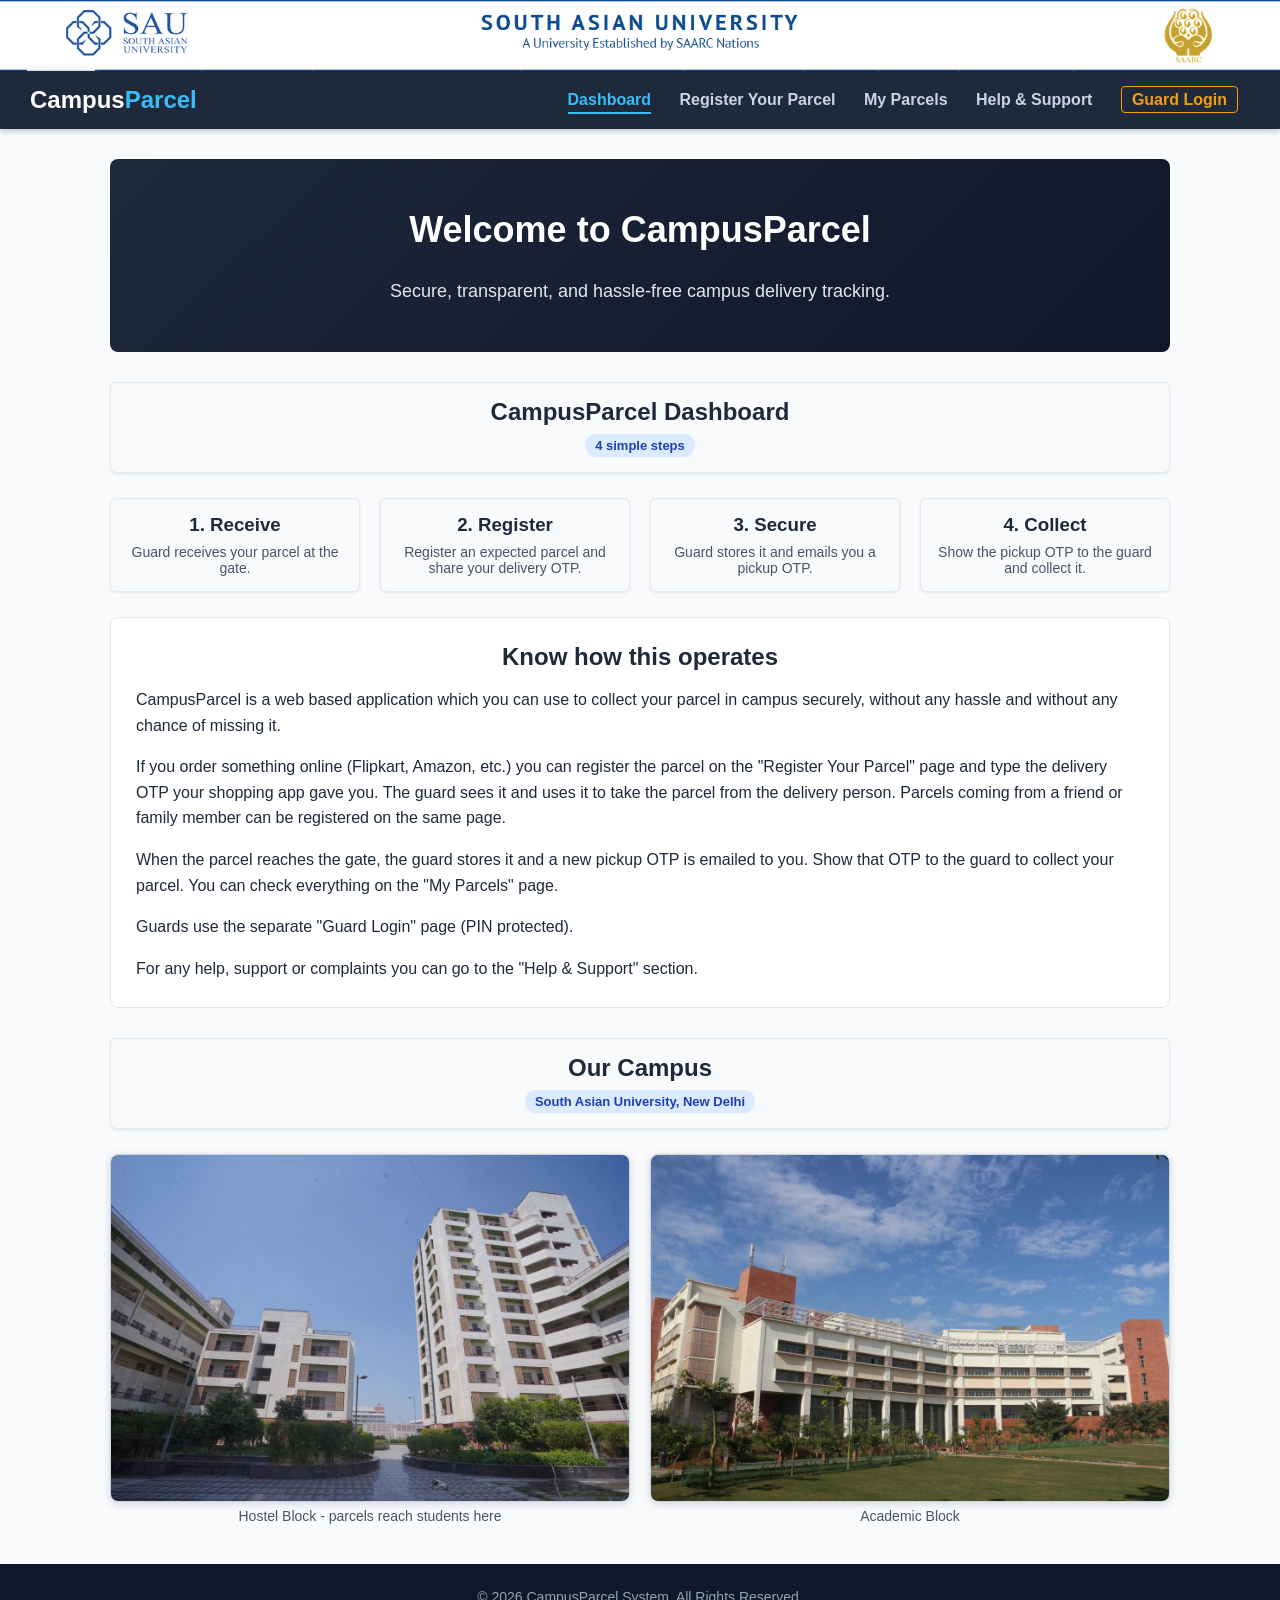
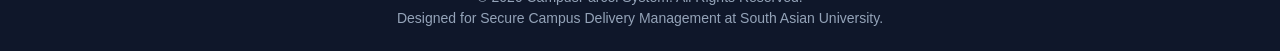
<file: index.html>
<!DOCTYPE html>
<html lang="en">
<head>
    <meta charset="UTF-8">
    <meta name="viewport" content="width=device-width, initial-scale=1.0">
    <title>CampusParcel - Home & Dashboard</title>

    <link rel="stylesheet" href="css/style.css">
    <link rel="stylesheet" href="css/header.css">
    <link rel="stylesheet" href="css/footer.css">
</head>
<body>
    <img class="sau-strip" src="images/sau-header.png" alt="South Asian University - A University Established by SAARC Nations">

    <!-- Main navigation -->
    <header class="navbar">
        <div class="logo-container">
            <h2>Campus<span>Parcel</span></h2>
        </div>
        <nav class="nav-links">
            <a href="index.html" class="active">Dashboard</a>
            <a href="pages/register.html">Register Your Parcel</a>
            <a href="pages/my-parcel.html">My Parcels</a>
            <a href="pages/support.html">Help &amp; Support</a>
            <a href="pages/guard-panel.html" class="guard-nav">Guard Login</a>
        </nav>
    </header>

    <main class="main-container">
        <section class="welcome-banner hero">
            <h1>Welcome to CampusParcel</h1>
            <p>Secure, transparent, and hassle-free campus delivery tracking.</p>
        </section>

        <!-- Workflow overview & quick links -->
        <section class="dashboard-section" id="student-view">
            <div class="section-header">
                <h2>CampusParcel Dashboard</h2>
                <span class="badge badge-info">4 simple steps</span>
            </div>

            <div class="stats-grid">
                <div class="stat-card">
                    <h3>1. Receive</h3>
                    <p>Guard receives your parcel at the gate.</p>
                </div>
                <a class="stat-card step-card" href="pages/register.html">
                    <h3>2. Register</h3>
                    <p>Register an expected parcel and share your delivery OTP.</p>
                </a>
                <div class="stat-card">
                    <h3>3. Secure</h3>
                    <p>Guard stores it and emails you a pickup OTP.</p>
                </div>
                <a class="stat-card step-card" href="pages/my-parcel.html">
                    <h3>4. Collect</h3>
                    <p>Show the pickup OTP to the guard and collect it.</p>
                </a>
            </div>

            <div class="about-text">
                <h2 class="know-how">Know how this operates</h2>
                <p>CampusParcel is a web based application which you can use to collect your parcel in campus securely, without any hassle and without any chance of missing it.</p>
                <p>If you order something online (Flipkart, Amazon, etc.) you can register the parcel on the "Register Your Parcel" page and type the delivery OTP your shopping app gave you. The guard sees it and uses it to take the parcel from the delivery person. Parcels coming from a friend or family member can be registered on the same page.</p>
                <p>When the parcel reaches the gate, the guard stores it and a new pickup OTP is emailed to you. Show that OTP to the guard to collect your parcel. You can check everything on the "My Parcels" page.</p>
                <p>Guards use the separate "Guard Login" page (PIN protected).</p>
                <p>For any help, support or complaints you can go to the "Help &amp; Support" section.</p>
            </div>
        </section>

        <!-- Campus gallery -->
        <section class="dashboard-section">
            <div class="section-header">
                <h2>Our Campus</h2>
                <span class="badge badge-info">South Asian University, New Delhi</span>
            </div>
            <div class="gallery">
                <figure>
                    <img src="images/hostel-block.jpg" alt="Hostel block at South Asian University">
                    <figcaption>Hostel Block - parcels reach students here</figcaption>
                </figure>
                <figure>
                    <img src="images/academic-block.jpg" alt="Academic building at South Asian University">
                    <figcaption>Academic Block</figcaption>
                </figure>
            </div>
        </section>
    </main>

    <footer class="footer">
        <div class="footer-content">
            <p>&copy; 2026 CampusParcel System. All Rights Reserved.</p>
            <p>Designed for Secure Campus Delivery Management at South Asian University.</p>
        </div>
    </footer>

    <script src="js/config.js"></script>
    <script src="js/main.js"></script>
</body>
</html>
</file>
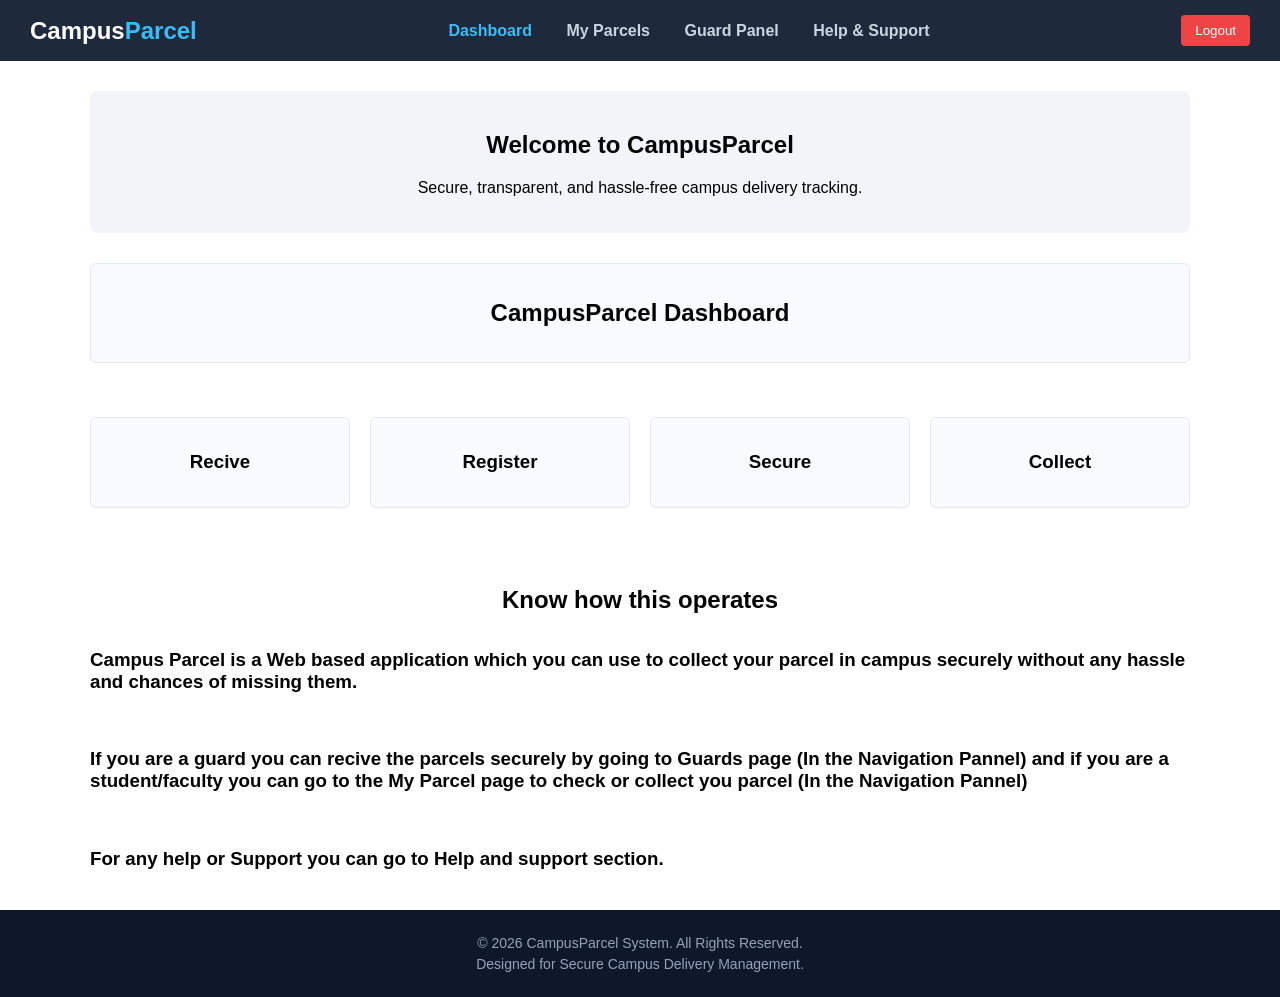
<file: CAMPUS_PARCEL/CampusParcel/CampusParcel-student/index.html>
<!DOCTYPE html>
<html lang="en">
<head>
    <meta charset="UTF-8">
    <meta name="viewport" content="width=device-width, initial-scale=1.0">
    <title>CampusParcel - Home & Dashboard</title>
    
    <!-- Link external CSS files -->
    <link rel="stylesheet" href="../Styles/style.css"> 
    <link rel="stylesheet" href="../Styles/header.css">
    <link rel="stylesheet" href="../Styles/footer.css">
</head>
</head>
<body>

    <!-- Header Section -->
    <header class="navbar">
        <div class="logo-container">
            <h2>Campus<span>Parcel</span></h2>
        </div>
        <nav class="nav-links">
            <a href="index.html" class="active">Dashboard</a>
            <a href="my-parcel.html">My Parcels</a>
            <a href="guard-panel.html">Guard Panel</a>
            <a href="support.html">Help & Support</a>
        </nav>
        <div class="user-profile">
            <button class="btn-logout"
            onclick="window.location.href='index.html'">
            Logout
            </button>
        </div>
    </header>

    <!-- Main Content Container -->
    <main class="main-container">

        <!-- Welcome Banner -->
        <section class="welcome-banner">
            <h1>Welcome to CampusParcel</h1>
            <p>Secure, transparent, and hassle-free campus delivery tracking.</p>
        </section>

        <!-- SECTION 1: STUDENT / COLLECTOR DASHBOARD -->
        <section class="dashboard-section" id="student-view">
            <div class="section-header">
                <h2>CampusParcel Dashboard</h2>
            </div>
            <br>
            <br>
            <br>


            <!-- Parcel Status Summary Cards -->
            <div class="stats-grid">
                <div class="stat-card">
                    <h3>Recive</h3>
                </div>
                <div class="stat-card">
                    <h3>Register</h3>
                </div>
                <div class="stat-card">
                    <h3>Secure</h3>
                </div>
                <div class="stat-card">
                    <h3>Collect</h3>
                </div>
            </div>

            <br>


            <div>
                <h2 class="Know-how-to">Know how this operates</h2>
                <h3>Campus Parcel is a Web based application which you can use to collect your parcel in campus securely without any hassle and chances of missing them.</h3>
                <br>
                <h3>If you are a guard you can recive the parcels securely by going to Guards page (In the Navigation Pannel) and if you are a student/faculty you can go to the My Parcel page to check or collect you parcel (In the Navigation Pannel) </h3>
                <br>
                <h3>For any help or Support you can go to Help and support section.</h3>
            </div>
        </section>

    </main>

    <!-- Footer Section -->
    <footer class="footer">
        <div class="footer-content">
            <p>&copy; 2026 CampusParcel System. All Rights Reserved.</p>
            <p>Designed for Secure Campus Delivery Management.</p>
        </div>
    </footer>

</body>
</html>
</file>
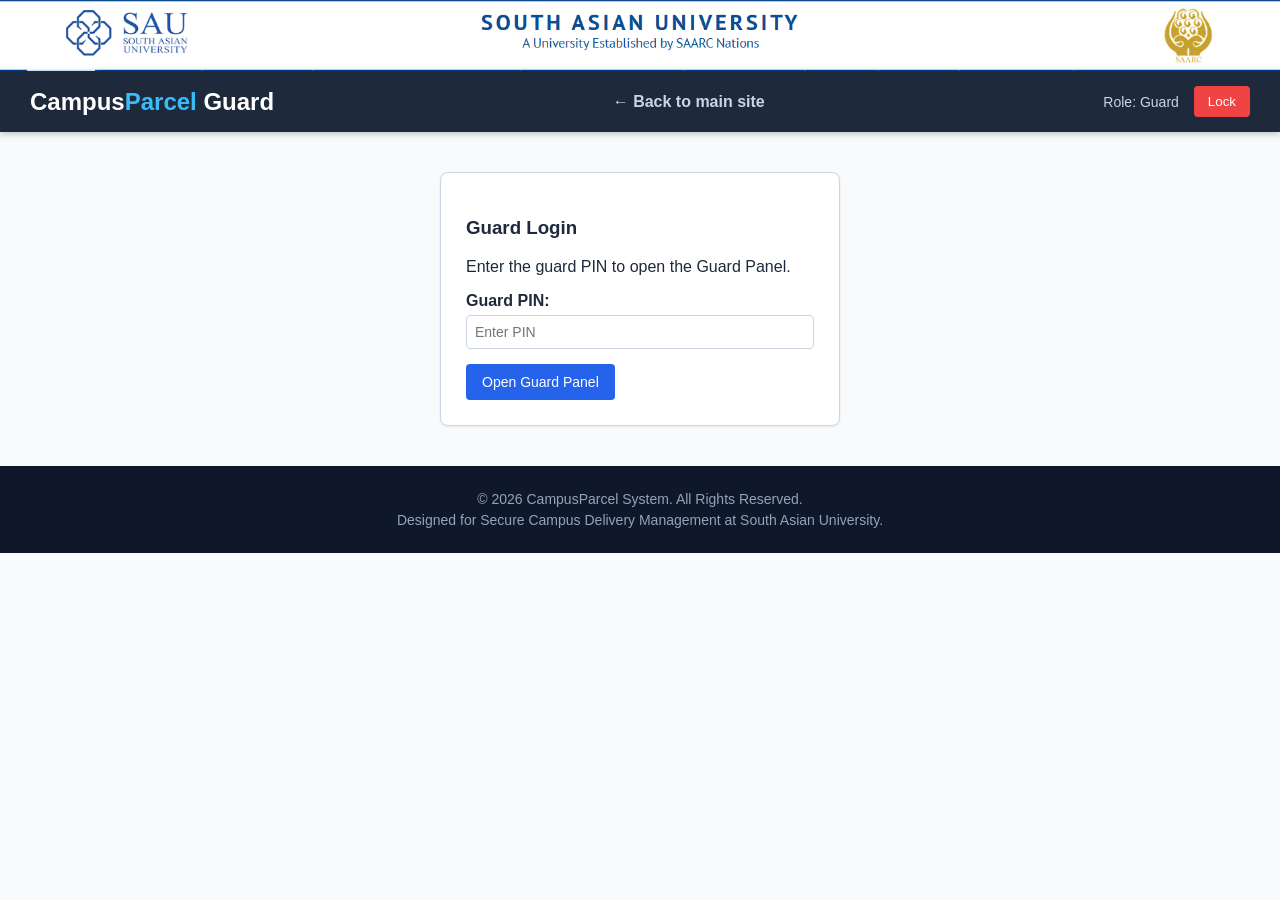
<file: pages/guard-panel.html>
<!DOCTYPE html>
<html lang="en">
<head>
    <meta charset="UTF-8">
    <meta name="viewport" content="width=device-width, initial-scale=1.0">
    <title>CampusParcel - Guard Panel</title>

    <link rel="stylesheet" href="../css/style.css">
    <link rel="stylesheet" href="../css/header.css">
    <link rel="stylesheet" href="../css/footer.css">
</head>
<body>
    <img class="sau-strip" src="../images/sau-header.png" alt="South Asian University - A University Established by SAARC Nations">

    <header class="navbar guard-navbar">
        <div class="logo-container">
            <h2>Campus<span>Parcel</span> Guard</h2>
        </div>
        <nav class="nav-links">
            <a href="../index.html">&larr; Back to main site</a>
        </nav>
        <div class="user-profile">
            <span class="user-role">Role: Guard</span>
            <button type="button" id="guard-logout" class="btn-logout">Lock</button>
        </div>
    </header>

    <!-- PIN gate (toggled via guard-login.js) -->
    <main class="main-container" id="guard-lock">
        <div class="card pin-card">
            <h3>Guard Login</h3>
            <p>Enter the guard PIN to open the Guard Panel.</p>
            <form id="pin-form">
                <div class="form-group">
                    <label for="pin-input">Guard PIN:</label>
                    <input type="password" id="pin-input" placeholder="Enter PIN" required>
                </div>
                <button type="submit" class="btn-primary">Open Guard Panel</button>
            </form>
            <div id="pin-message" class="message"></div>
        </div>
    </main>

    <!-- Main guard workspace (hidden until unlocked) -->
    <main class="main-container" id="guard-content" style="display: none;">
        <section class="welcome-banner">
            <h1>Guard Panel</h1>
            <p>Receive parcels at the gate and hand them over safely with an OTP.</p>
        </section>

        <div class="card" style="margin-bottom: 25px;">
            <div class="otp-row">
                <p id="email-status" style="margin: 0; flex: 1;"></p>
                <button type="button" id="test-email-btn" class="btn-secondary">Send test email</button>
            </div>
            <div id="email-test-message" class="message"></div>
        </div>

        <section class="dashboard-section" id="guard-view">
            <div class="section-header">
                <h2>Security Guard Panel</h2>
                <span class="badge badge-warning">Gate Entry Actions</span>
            </div>

            <div class="stats-grid">
                <div class="stat-card">
                    <h3>Pre-registered</h3>
                    <p class="stat-number" id="g-stat-pre">0</p>
                </div>
                <div class="stat-card">
                    <h3>At Main Gate</h3>
                    <p class="stat-number" id="g-stat-gate">0</p>
                </div>
                <div class="stat-card">
                    <h3>Collected</h3>
                    <p class="stat-number" id="g-stat-done">0</p>
                </div>
            </div>

            <div class="guard-grid">
                <!-- Intake & pickup OTP dispatch -->
                <div class="card">
                    <h3>1. Register Parcel &amp; Send OTP</h3>
                    <p id="linked-note" class="hint"></p>
                    <form id="guard-register-form">
                        <div class="form-group">
                            <label for="g-name">Student / Family-Friend Name:</label>
                            <input type="text" id="g-name" placeholder="e.g., Yashwardhan Tiwari" required>
                        </div>

                        <div class="form-group">
                            <label for="g-roll">Student Roll / ID Number:</label>
                            <input type="text" id="g-roll" placeholder="e.g., 2026BT01005" required>
                        </div>

                        <div class="form-group">
                            <label for="g-email">Student Email (OTP is sent here):</label>
                            <input type="email" id="g-email" pattern="[^@\s]+@[^@\s]+\.[a-zA-Z]{2,}" title="Enter a real email address, e.g. name@gmail.com" placeholder="e.g., student@gmail.com" required>
                        </div>

                        <div class="form-group">
                            <label for="g-courier">Courier / Delivery Service:</label>
                            <input type="text" id="g-courier" placeholder="e.g., BlueDart, Amazon" required>
                        </div>

                        <div class="form-group">
                            <label for="g-storage">Assigned Storage Shelf / Rack:</label>
                            <input type="text" id="g-storage" placeholder="e.g., Rack B - Slot 12" required>
                        </div>

                        <div class="form-group">
                            <label for="g-otp">Pickup OTP:</label>
                            <div class="otp-row">
                                <input type="text" id="g-otp" readonly>
                                <button type="button" id="g-generate-btn" class="btn-secondary">Generate OTP</button>
                            </div>
                        </div>

                        <div class="form-group">
                            <label for="g-agent-photo">Agent Delivery Photo:</label>
                            <input type="file" id="g-agent-photo" accept="image/*" capture="environment">
                        </div>

                        <div class="form-group">
                            <label for="g-shelf-photo">Storage Shelf Photo:</label>
                            <input type="file" id="g-shelf-photo" accept="image/*" capture="environment">
                        </div>

                        <button type="submit" id="guard-register-btn" class="btn-primary">Register &amp; Send OTP</button>
                    </form>
                    <div id="guard-register-message" class="message"></div>
                </div>

                <!-- Student handover verification -->
                <div class="card">
                    <h3>2. Verify &amp; Handover Parcel</h3>
                    <form id="verify-form">
                        <div class="form-group">
                            <label for="v-parcel-id">Enter Parcel ID:</label>
                            <input type="text" id="v-parcel-id" placeholder="e.g., #CP-9021" required>
                        </div>

                        <div class="form-group">
                            <label for="v-otp">Enter Student's Pickup OTP:</label>
                            <input type="text" id="v-otp" maxlength="6" pattern="[0-9]{6}" title="Enter exactly 6 digits" placeholder="Enter 6-digit OTP" required>
                        </div>

                        <button type="submit" class="btn-success">Verify OTP &amp; Mark Collected</button>
                    </form>
                    <div id="verify-message" class="message"></div>
                </div>
            </div>

            <!-- Incoming pre-registered queue -->
            <div class="table-container" style="margin-top: 30px;">
                <h3>Pre-registered Parcels</h3>
                <p class="hint">Give the Delivery OTP to the delivery person to collect the parcel. Press Receive to fill the form above.</p>
                <table>
                    <thead>
                        <tr>
                            <th>Parcel ID</th>
                            <th>Student</th>
                            <th>Phone</th>
                            <th>Courier / From</th>
                            <th>Delivery OTP</th>
                            <th>Instructions</th>
                            <th>Registered</th>
                            <th>Action</th>
                        </tr>
                    </thead>
                    <tbody id="pre-rows">
                        <tr><td colspan="8">No pre-registered parcels right now.</td></tr>
                    </tbody>
                </table>
            </div>
        </section>
    </main>

    <footer class="footer">
        <div class="footer-content">
            <p>&copy; 2026 CampusParcel System. All Rights Reserved.</p>
            <p>Designed for Secure Campus Delivery Management at South Asian University.</p>
        </div>
    </footer>

    <script src="../js/config.js"></script>
    <script src="../js/main.js"></script>
    <script src="../js/guard-login.js"></script>
    <script src="../js/guard.js"></script>
</body>
</html>
</file>
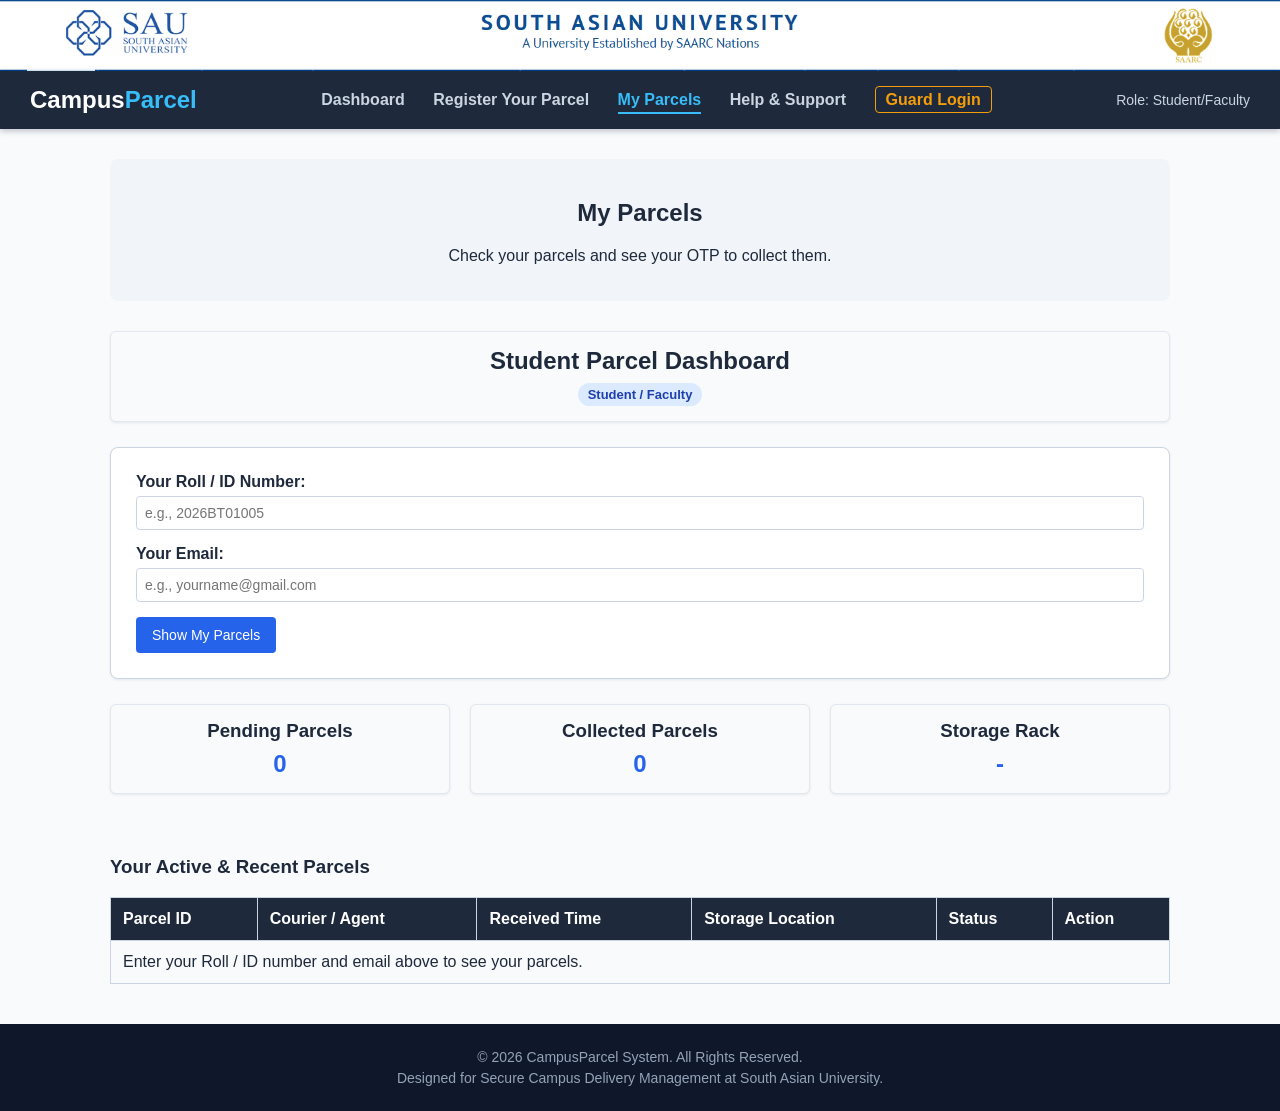
<file: pages/my-parcel.html>
<!DOCTYPE html>
<html lang="en">
<head>
    <meta charset="UTF-8">
    <meta name="viewport" content="width=device-width, initial-scale=1.0">
    <title>CampusParcel - My Parcels</title>

    <link rel="stylesheet" href="../css/style.css">
    <link rel="stylesheet" href="../css/header.css">
    <link rel="stylesheet" href="../css/footer.css">
</head>
<body>
    <img class="sau-strip" src="../images/sau-header.png" alt="South Asian University - A University Established by SAARC Nations">

    <header class="navbar">
        <div class="logo-container">
            <h2>Campus<span>Parcel</span></h2>
        </div>
        <nav class="nav-links">
            <a href="../index.html">Dashboard</a>
            <a href="register.html">Register Your Parcel</a>
            <a href="my-parcel.html" class="active">My Parcels</a>
            <a href="support.html">Help &amp; Support</a>
            <a href="guard-panel.html" class="guard-nav">Guard Login</a>
        </nav>
        <div class="user-profile">
            <span class="user-role">Role: Student/Faculty</span>
        </div>
    </header>

    <main class="main-container">
        <section class="welcome-banner">
            <h1>My Parcels</h1>
            <p>Check your parcels and see your OTP to collect them.</p>
        </section>

        <section class="dashboard-section" id="student-view">
            <div class="section-header">
                <h2>Student Parcel Dashboard</h2>
                <span class="badge badge-info">Student / Faculty</span>
            </div>

            <!-- Lookup form -->
            <div class="card" style="margin-bottom: 25px;">
                <form id="find-form">
                    <div class="form-group">
                        <label for="my-roll">Your Roll / ID Number:</label>
                        <input type="text" id="my-roll" placeholder="e.g., 2026BT01005" required>
                    </div>
                    <div class="form-group">
                        <label for="my-email">Your Email:</label>
                        <input type="email" id="my-email" pattern="[^@\s]+@[^@\s]+\.[a-zA-Z]{2,}" title="Enter a real email address, e.g. name@gmail.com" placeholder="e.g., yourname@gmail.com" required>
                    </div>
                    <button type="submit" class="btn-primary">Show My Parcels</button>
                </form>
            </div>

            <div class="stats-grid">
                <div class="stat-card">
                    <h3>Pending Parcels</h3>
                    <p class="stat-number" id="stat-pending">0</p>
                </div>
                <div class="stat-card">
                    <h3>Collected Parcels</h3>
                    <p class="stat-number" id="stat-collected">0</p>
                </div>
                <div class="stat-card">
                    <h3>Storage Rack</h3>
                    <p class="stat-number" id="stat-shelf">-</p>
                </div>
            </div>

            <div id="details-message" class="message"></div>
            <br>

            <!-- Results populated dynamically by my-parcel.js -->
            <div class="table-container">
                <h3>Your Active &amp; Recent Parcels</h3>
                <table>
                    <thead>
                        <tr>
                            <th>Parcel ID</th>
                            <th>Courier / Agent</th>
                            <th>Received Time</th>
                            <th>Storage Location</th>
                            <th>Status</th>
                            <th>Action</th>
                        </tr>
                    </thead>
                    <tbody id="parcel-rows">
                        <tr><td colspan="6">Enter your Roll / ID number and email above to see your parcels.</td></tr>
                    </tbody>
                </table>
            </div>
        </section>
    </main>

    <footer class="footer">
        <div class="footer-content">
            <p>&copy; 2026 CampusParcel System. All Rights Reserved.</p>
            <p>Designed for Secure Campus Delivery Management at South Asian University.</p>
        </div>
    </footer>

    <script src="../js/config.js"></script>
    <script src="../js/main.js"></script>
    <script src="../js/my-parcel.js"></script>
</body>
</html>
</file>
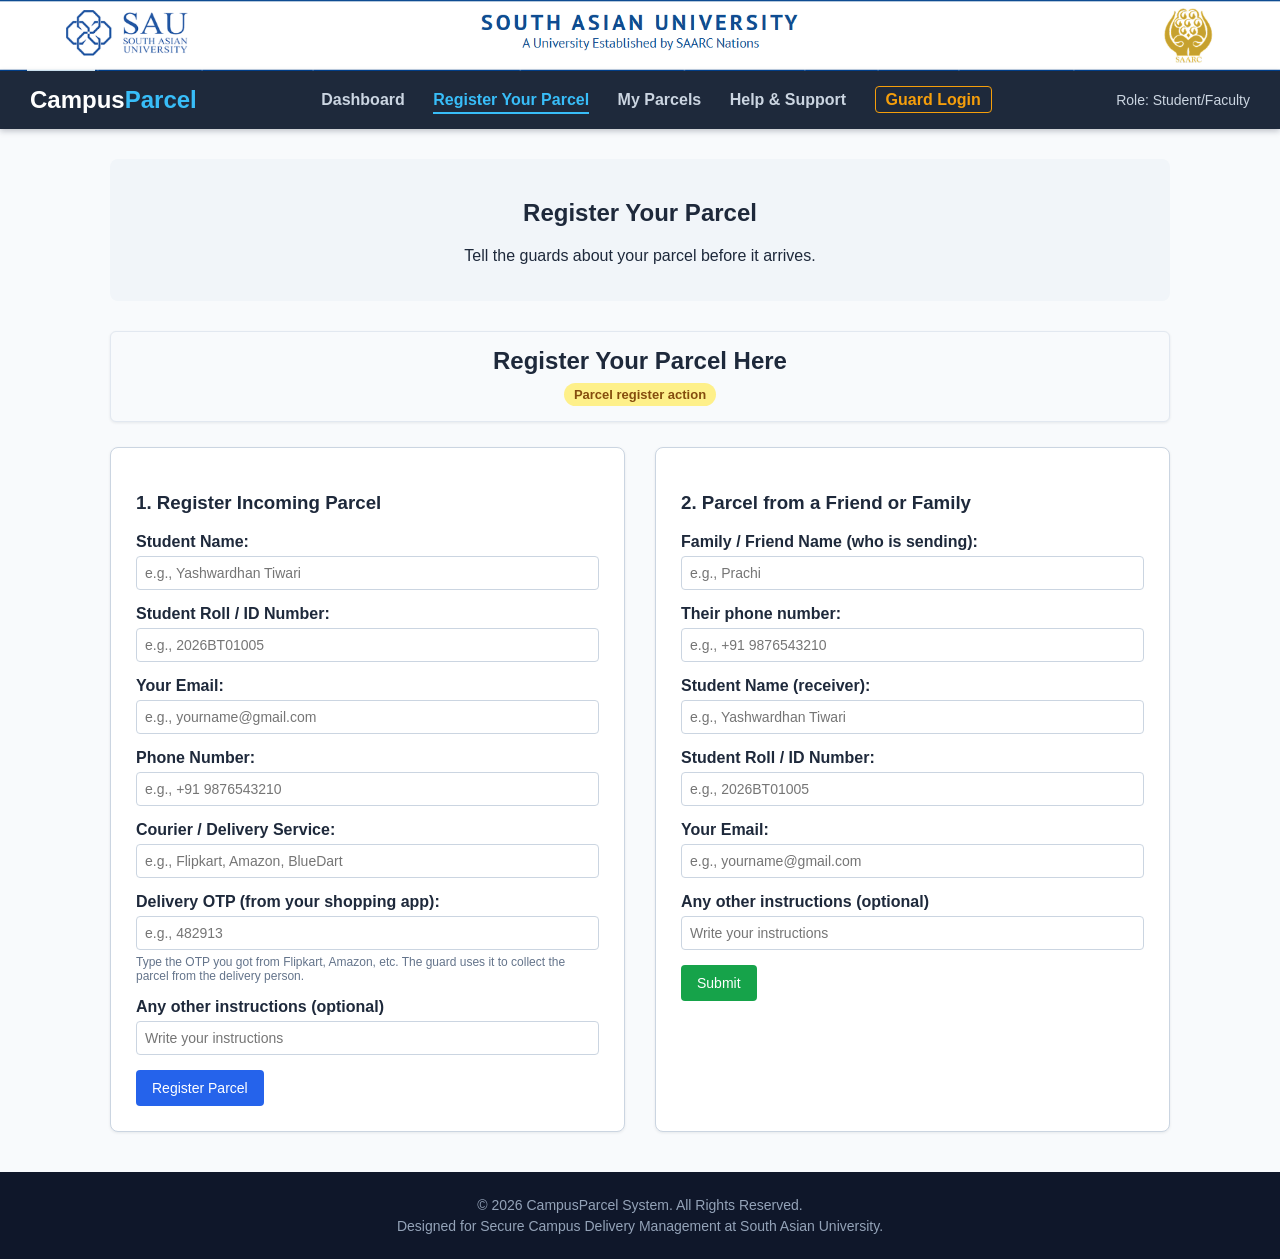
<file: pages/register.html>
<!DOCTYPE html>
<html lang="en">
<head>
    <meta charset="UTF-8">
    <meta name="viewport" content="width=device-width, initial-scale=1.0">
    <title>CampusParcel - Register Your Parcel</title>

    <link rel="stylesheet" href="../css/style.css">
    <link rel="stylesheet" href="../css/header.css">
    <link rel="stylesheet" href="../css/footer.css">
</head>
<body>
    <img class="sau-strip" src="../images/sau-header.png" alt="South Asian University - A University Established by SAARC Nations">

    <header class="navbar">
        <div class="logo-container">
            <h2>Campus<span>Parcel</span></h2>
        </div>
        <nav class="nav-links">
            <a href="../index.html">Dashboard</a>
            <a href="register.html" class="active">Register Your Parcel</a>
            <a href="my-parcel.html">My Parcels</a>
            <a href="support.html">Help &amp; Support</a>
            <a href="guard-panel.html" class="guard-nav">Guard Login</a>
        </nav>
        <div class="user-profile">
            <span class="user-role">Role: Student/Faculty</span>
        </div>
    </header>

    <main class="main-container">
        <section class="welcome-banner">
            <h1>Register Your Parcel</h1>
            <p>Tell the guards about your parcel before it arrives.</p>
        </section>

        <section class="dashboard-section" id="register-view">
            <div class="section-header">
                <h2>Register Your Parcel Here</h2>
                <span class="badge badge-warning">Parcel register action</span>
            </div>

            <div class="guard-grid">
                <!-- E-commerce / courier order registration -->
                <div class="card">
                    <h3>1. Register Incoming Parcel</h3>
                    <form id="register-form">
                        <div class="form-group">
                            <label for="r-name">Student Name:</label>
                            <input type="text" id="r-name" placeholder="e.g., Yashwardhan Tiwari" required>
                        </div>

                        <div class="form-group">
                            <label for="r-roll">Student Roll / ID Number:</label>
                            <input type="text" id="r-roll" placeholder="e.g., 2026BT01005" required>
                        </div>

                        <div class="form-group">
                            <label for="r-email">Your Email:</label>
                            <input type="email" id="r-email" pattern="[^@\s]+@[^@\s]+\.[a-zA-Z]{2,}" title="Enter a real email address, e.g. name@gmail.com" placeholder="e.g., yourname@gmail.com" required>
                        </div>

                        <div class="form-group">
                            <label for="r-phone">Phone Number:</label>
                            <input type="tel" id="r-phone" pattern="[0-9+ ]{10,15}" title="Enter a valid phone number" placeholder="e.g., +91 9876543210" required>
                        </div>

                        <div class="form-group">
                            <label for="r-courier">Courier / Delivery Service:</label>
                            <input type="text" id="r-courier" placeholder="e.g., Flipkart, Amazon, BlueDart" required>
                        </div>

                        <div class="form-group">
                            <label for="r-otp">Delivery OTP (from your shopping app):</label>
                            <input type="text" id="r-otp" maxlength="8" pattern="[A-Za-z0-9]{4,8}" title="Enter the 4 to 8 character OTP from your delivery app" placeholder="e.g., 482913" required>
                            <p class="hint">Type the OTP you got from Flipkart, Amazon, etc. The guard uses it to collect the parcel from the delivery person.</p>
                        </div>

                        <div class="form-group">
                            <label for="r-instructions">Any other instructions (optional)</label>
                            <input type="text" id="r-instructions" placeholder="Write your instructions">
                        </div>

                        <button type="submit" id="register-btn" class="btn-primary">Register Parcel</button>
                    </form>
                    <div id="register-message" class="message"></div>
                </div>

                <!-- Personal / peer drop-off registration -->
                <div class="card">
                    <h3>2. Parcel from a Friend or Family</h3>
                    <form id="family-form">
                        <div class="form-group">
                            <label for="f-name">Family / Friend Name (who is sending):</label>
                            <input type="text" id="f-name" placeholder="e.g., Prachi" required>
                        </div>

                        <div class="form-group">
                            <label for="f-phone">Their phone number:</label>
                            <input type="tel" id="f-phone" pattern="[0-9+ ]{10,15}" title="Enter a valid phone number" placeholder="e.g., +91 9876543210" required>
                        </div>

                        <div class="form-group">
                            <label for="f-student">Student Name (receiver):</label>
                            <input type="text" id="f-student" placeholder="e.g., Yashwardhan Tiwari" required>
                        </div>

                        <div class="form-group">
                            <label for="f-roll">Student Roll / ID Number:</label>
                            <input type="text" id="f-roll" placeholder="e.g., 2026BT01005" required>
                        </div>

                        <div class="form-group">
                            <label for="f-email">Your Email:</label>
                            <input type="email" id="f-email" pattern="[^@\s]+@[^@\s]+\.[a-zA-Z]{2,}" title="Enter a real email address, e.g. name@gmail.com" placeholder="e.g., yourname@gmail.com" required>
                        </div>

                        <div class="form-group">
                            <label for="f-instructions">Any other instructions (optional)</label>
                            <input type="text" id="f-instructions" placeholder="Write your instructions">
                        </div>

                        <button type="submit" id="family-btn" class="btn-success">Submit</button>
                    </form>
                    <div id="family-message" class="message"></div>
                </div>
            </div>
        </section>
    </main>

    <footer class="footer">
        <div class="footer-content">
            <p>&copy; 2026 CampusParcel System. All Rights Reserved.</p>
            <p>Designed for Secure Campus Delivery Management at South Asian University.</p>
        </div>
    </footer>

    <script src="../js/config.js"></script>
    <script src="../js/main.js"></script>
    <script src="../js/register.js"></script>
</body>
</html>
</file>
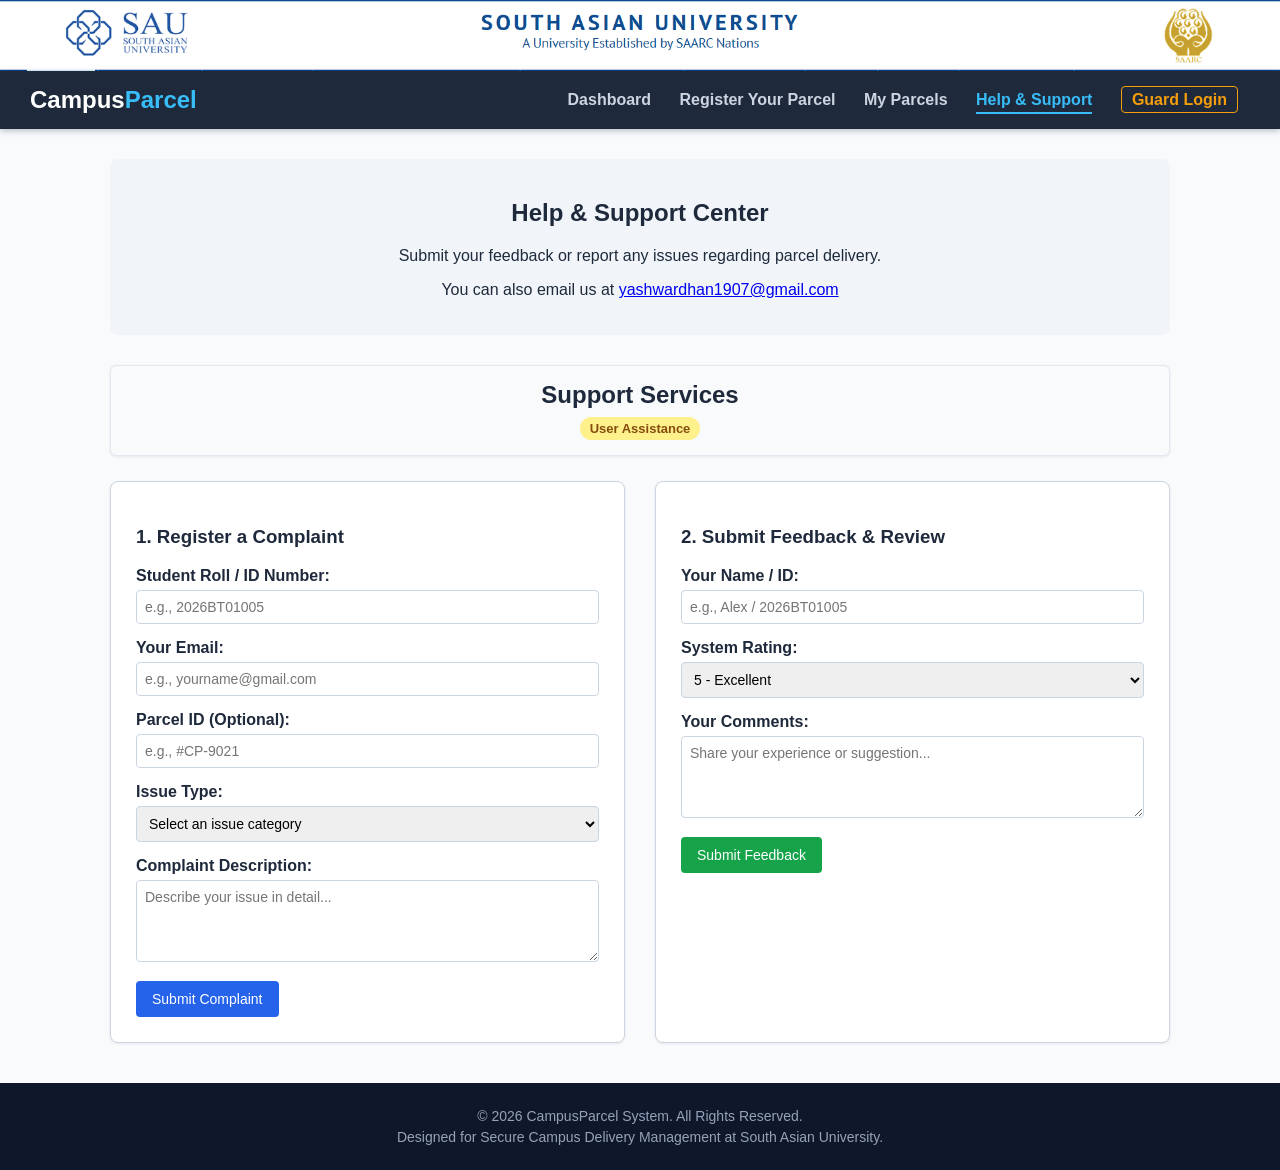
<file: pages/support.html>
<!DOCTYPE html>
<html lang="en">
<head>
    <meta charset="UTF-8">
    <meta name="viewport" content="width=device-width, initial-scale=1.0">
    <title>CampusParcel - Help & Support</title>

    <link rel="stylesheet" href="../css/style.css">
    <link rel="stylesheet" href="../css/header.css">
    <link rel="stylesheet" href="../css/footer.css">
</head>
<body>
    <img class="sau-strip" src="../images/sau-header.png" alt="South Asian University - A University Established by SAARC Nations">

    <header class="navbar">
        <div class="logo-container">
            <h2>Campus<span>Parcel</span></h2>
        </div>
        <nav class="nav-links">
            <a href="../index.html">Dashboard</a>
            <a href="register.html">Register Your Parcel</a>
            <a href="my-parcel.html">My Parcels</a>
            <a href="support.html" class="active">Help &amp; Support</a>
            <a href="guard-panel.html" class="guard-nav">Guard Login</a>
        </nav>
    </header>

    <main class="main-container">
        <section class="welcome-banner">
            <h1>Help &amp; Support Center</h1>
            <p>Submit your feedback or report any issues regarding parcel delivery.</p>
            <p>You can also email us at <a href="mailto:yashwardhan1907@gmail.com">yashwardhan1907@gmail.com</a></p>
        </section>

        <section class="dashboard-section" id="support-view">
            <div class="section-header">
                <h2>Support Services</h2>
                <span class="badge badge-warning">User Assistance</span>
            </div>

            <div class="guard-grid">
                <!-- Issue reporting form -->
                <div class="card">
                    <h3>1. Register a Complaint</h3>
                    <form id="complaint-form">
                        <div class="form-group">
                            <label for="complaint-student-id">Student Roll / ID Number:</label>
                            <input type="text" id="complaint-student-id" placeholder="e.g., 2026BT01005" required>
                        </div>

                        <div class="form-group">
                            <label for="complaint-email">Your Email:</label>
                            <input type="email" id="complaint-email" placeholder="e.g., yourname@gmail.com" required>
                        </div>

                        <div class="form-group">
                            <label for="parcel-id">Parcel ID (Optional):</label>
                            <input type="text" id="parcel-id" placeholder="e.g., #CP-9021">
                        </div>

                        <div class="form-group">
                            <label for="issue-type">Issue Type:</label>
                            <select id="issue-type" required>
                                <option value="">Select an issue category</option>
                                <option value="missing">Missing / Untraceable Parcel</option>
                                <option value="damaged">Damaged Parcel</option>
                                <option value="otp-error">OTP Verification Problem</option>
                                <option value="other">Other Incident</option>
                            </select>
                        </div>

                        <div class="form-group">
                            <label for="complaint-desc">Complaint Description:</label>
                            <textarea id="complaint-desc" rows="4" placeholder="Describe your issue in detail..." required></textarea>
                        </div>

                        <button type="submit" id="complaint-btn" class="btn-primary">Submit Complaint</button>
                    </form>
                    <div id="complaint-message" class="message"></div>
                </div>

                <!-- User feedback form -->
                <div class="card">
                    <h3>2. Submit Feedback &amp; Review</h3>
                    <form id="feedback-form">
                        <div class="form-group">
                            <label for="reviewer-name">Your Name / ID:</label>
                            <input type="text" id="reviewer-name" placeholder="e.g., Alex / 2026BT01005" required>
                        </div>

                        <div class="form-group">
                            <label for="user-rating">System Rating:</label>
                            <select id="user-rating" required>
                                <option value="5">5 - Excellent</option>
                                <option value="4">4 - Good</option>
                                <option value="3">3 - Average</option>
                                <option value="2">2 - Poor</option>
                                <option value="1">1 - Very Bad</option>
                            </select>
                        </div>

                        <div class="form-group">
                            <label for="feedback-comments">Your Comments:</label>
                            <textarea id="feedback-comments" rows="4" placeholder="Share your experience or suggestion..." required></textarea>
                        </div>

                        <button type="submit" id="feedback-btn" class="btn-success">Submit Feedback</button>
                    </form>
                    <div id="feedback-message" class="message"></div>
                </div>
            </div>
        </section>
    </main>

    <footer class="footer">
        <div class="footer-content">
            <p>&copy; 2026 CampusParcel System. All Rights Reserved.</p>
            <p>Designed for Secure Campus Delivery Management at South Asian University.</p>
        </div>
    </footer>

    <script src="../js/config.js"></script>
    <script src="../js/main.js"></script>
    <script src="../js/support.js"></script>
</body>
</html>
</file>
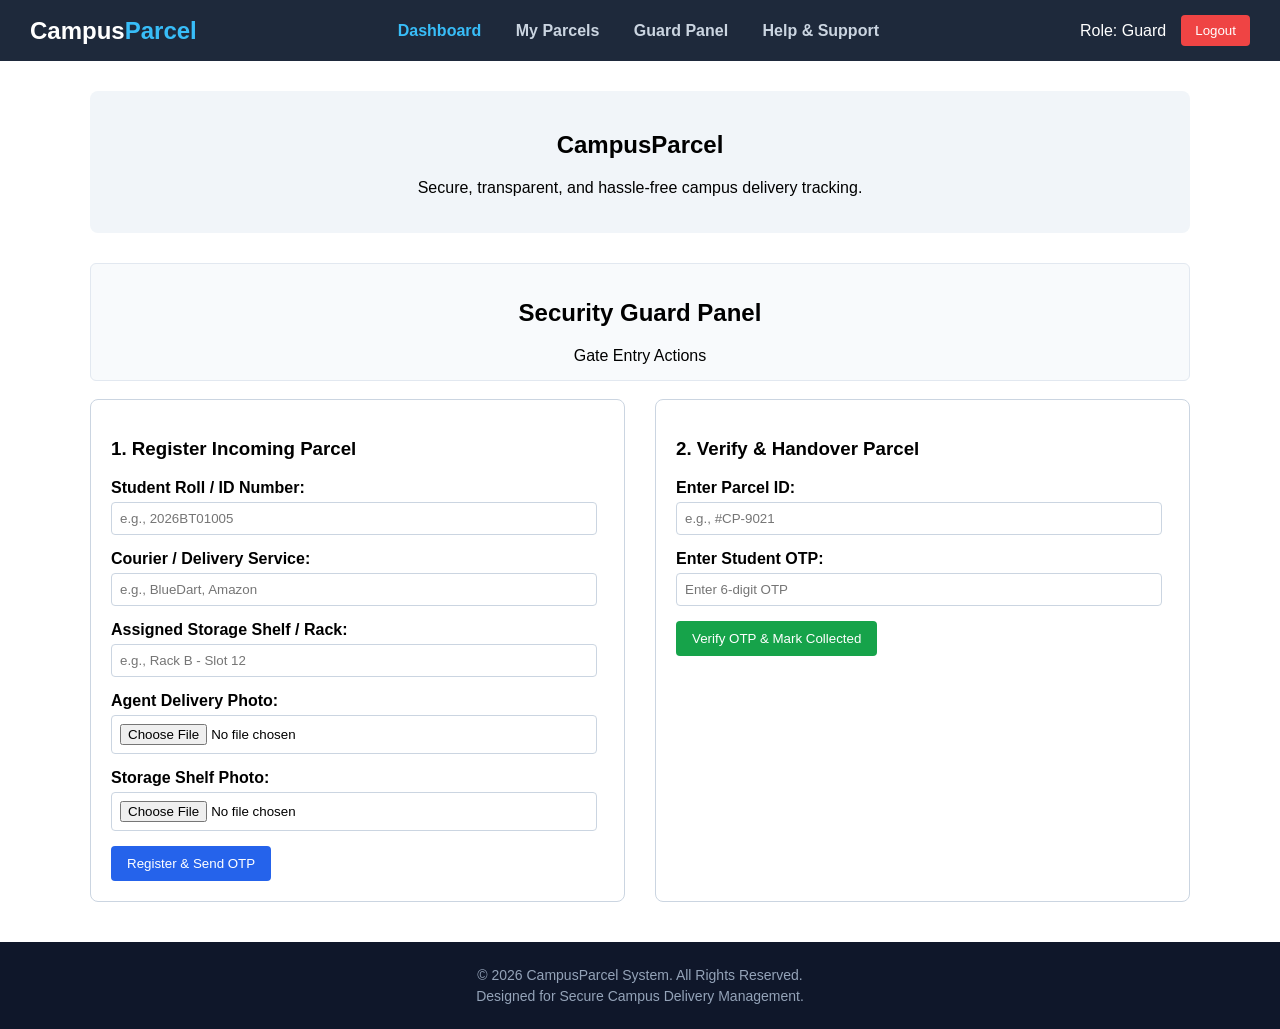
<file: CAMPUS_PARCEL/CampusParcel/CampusParcel-student/guard-panel.html>
<!DOCTYPE html>
<html lang="en">
<head>
    <meta charset="UTF-8">
    <meta name="viewport" content="width=device-width, initial-scale=1.0">
    <title>CampusParcel - Home & Dashboard</title>
    
    <!-- Link external CSS files -->
    <link rel="stylesheet" href="../Styles/style.css"> 
    <link rel="stylesheet" href="../Styles/header.css">
    <link rel="stylesheet" href="../Styles/footer.css">
</head>
<body>

    <!-- Header Section -->
    <header class="navbar">
        <div class="logo-container">
            <h2>Campus<span>Parcel</span></h2>
        </div>
        <nav class="nav-links">
            <a href="index.html" class="active">Dashboard</a>
            <a href="my-parcel.html">My Parcels</a>
            <a href="guard-panel.html">Guard Panel</a>
            <a href="support.html">Help & Support</a>
        </nav>
        <div class="user-profile">
            <span class="user-role">Role: Guard</span>
                <button class="btn-logout"
                onclick="window.location.href='index.html'">
                Logout
                </button>
        </div>
    </header>

    <!-- Main Content Container -->
    <main class="main-container">

        <!-- Welcome Banner -->
        <section class="welcome-banner">
            <h1>CampusParcel</h1>
            <p>Secure, transparent, and hassle-free campus delivery tracking.</p>
        </section>


        <!-- SECTION 2: GUARD / SECURITY DASHBOARD -->
        <section class="dashboard-section" id="guard-view">
            <div class="section-header">
                <h2>Security Guard Panel</h2>
                <span class="badge badge-warning">Gate Entry Actions</span>
            </div>
            <br>
            <div class="guard-grid">
                
                <!-- Action 1: Register New Incoming Parcel -->
                <div class="card">
                    <h3>1. Register Incoming Parcel</h3>
                    <form class="parcel-form">
                        <div class="form-group">
                            <label for="student-id">Student Roll / ID Number:</label>
                            <input type="text" id="student-id" placeholder="e.g., 2026BT01005" required>
                        </div>

                        <div class="form-group">
                            <label for="courier-name">Courier / Delivery Service:</label>
                            <input type="text" id="courier-name" placeholder="e.g., BlueDart, Amazon" required>
                        </div>

                        <div class="form-group">
                            <label for="storage-loc">Assigned Storage Shelf / Rack:</label>
                            <input type="text" id="storage-loc" placeholder="e.g., Rack B - Slot 12" required>
                        </div>

                        <div class="form-group">
                            <label>Agent Delivery Photo:</label>
                            <input type="file" accept="image/*" capture="environment">
                        </div>

                        <div class="form-group">
                            <label>Storage Shelf Photo:</label>
                            <input type="file" accept="image/*" capture="environment">
                        </div>

                        <button type="button" class="btn-primary">Register & Send OTP</button>
                    </form>
                </div>

                <!-- Action 2: Handover Parcel via OTP Verification -->
                <div class="card">
                    <h3>2. Verify & Handover Parcel</h3>
                    <form class="verify-form">
                        <div class="form-group">
                            <label for="parcel-id-input">Enter Parcel ID:</label>
                            <input type="text" id="parcel-id-input" placeholder="e.g., #CP-9021" required>
                        </div>

                        <div class="form-group">
                            <label for="otp-input">Enter Student OTP:</label>
                            <input type="text" id="otp-input" maxlength="6" placeholder="Enter 6-digit OTP" required>
                        </div>

                        <button type="button" class="btn-success">Verify OTP & Mark Collected</button>
                    </form>
                </div>

            </div>
        </section>

    </main>

    <!-- Footer Section -->
    <footer class="footer">
        <div class="footer-content">
            <p>&copy; 2026 CampusParcel System. All Rights Reserved.</p>
            <p>Designed for Secure Campus Delivery Management.</p>
        </div>
    </footer>

</body>
</html>
</file>
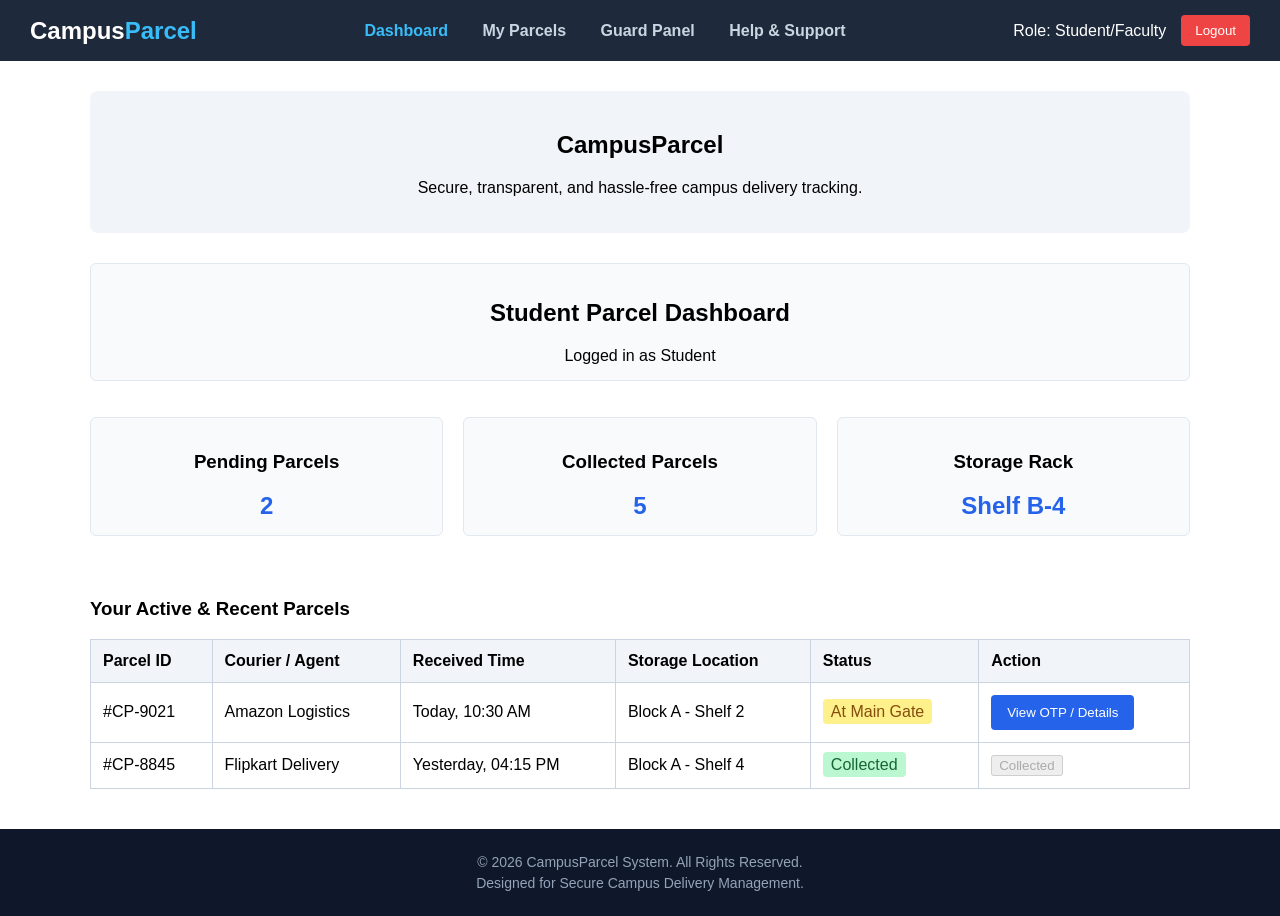
<file: CAMPUS_PARCEL/CampusParcel/CampusParcel-student/my-parcel.html>
<!DOCTYPE html>
<html lang="en">
<head>
    <meta charset="UTF-8">
    <meta name="viewport" content="width=device-width, initial-scale=1.0">
    <title>CampusParcel - Home & Dashboard</title>
    
    <!-- Link external CSS files -->
    <link rel="stylesheet" href="../Styles/style.css"> 
    <link rel="stylesheet" href="../Styles/header.css">
    <link rel="stylesheet" href="../Styles/footer.css">
</head>
</head>
<body>

    <!-- Header Section -->
    <header class="navbar">
        <div class="logo-container">
            <h2>Campus<span>Parcel</span></h2>
        </div>
        <nav class="nav-links">
            <a href="index.html" class="active">Dashboard</a>
            <a href="my-parcel.html">My Parcels</a>
            <a href="guard-panel.html">Guard Panel</a>
            <a href="support.html">Help & Support</a>
        </nav>
        <div class="user-profile">
            <span class="user-role">Role: Student/Faculty</span>
            <button class="btn-logout"
            onclick="window.location.href='index.html'">
            Logout
            </button>        </div>
    </header>

    <!-- Main Content Container -->
    <main class="main-container">

        <!-- Welcome Banner -->
        <section class="welcome-banner">
            <h1>CampusParcel</h1>
            <p>Secure, transparent, and hassle-free campus delivery tracking.</p>
        </section>

        <!-- SECTION 1: STUDENT / COLLECTOR DASHBOARD -->
        <section class="dashboard-section" id="student-view">
            <div class="section-header">
                <h2>Student Parcel Dashboard</h2>
                <span class="badge badge-info">Logged in as Student</span>
            </div>

            <br>
            <br>


            <!-- Parcel Status Summary Cards -->
            <div class="stats-grid">
                <div class="stat-card">
                    <h3>Pending Parcels</h3>
                    <p class="stat-number">2</p>
                </div>
                <div class="stat-card">
                    <h3>Collected Parcels</h3>
                    <p class="stat-number">5</p>
                </div>
                <div class="stat-card">
                    <h3>Storage Rack</h3>
                    <p class="stat-number">Shelf B-4</p>
                </div>
            </div>
            <br>

            <!-- Recent Parcels Table -->
            <div class="table-container">
                <h3>Your Active & Recent Parcels</h3>
                <table>
                    <thead>
                        <tr>
                            <th>Parcel ID</th>
                            <th>Courier / Agent</th>
                            <th>Received Time</th>
                            <th>Storage Location</th>
                            <th>Status</th>
                            <th>Action</th>
                        </tr>
                    </thead>
                    <tbody>
                        <tr>
                            <td>#CP-9021</td>
                            <td>Amazon Logistics</td>
                            <td>Today, 10:30 AM</td>
                            <td>Block A - Shelf 2</td>
                            <td><span class="status status-pending">At Main Gate</span></td>
                            <td><button class="btn-primary">View OTP / Details</button></td>
                        </tr>
                        <tr>
                            <td>#CP-8845</td>
                            <td>Flipkart Delivery</td>
                            <td>Yesterday, 04:15 PM</td>
                            <td>Block A - Shelf 4</td>
                            <td><span class="status status-success">Collected</span></td>
                            <td><button class="btn-secondary" disabled>Collected</button></td>
                        </tr>
                    </tbody>
                </table>
            </div>
        </section>

    </main>

    <!-- Footer Section -->
    <footer class="footer">
        <div class="footer-content">
            <p>&copy; 2026 CampusParcel System. All Rights Reserved.</p>
            <p>Designed for Secure Campus Delivery Management.</p>
        </div>
    </footer>

</body>
</html>
</file>
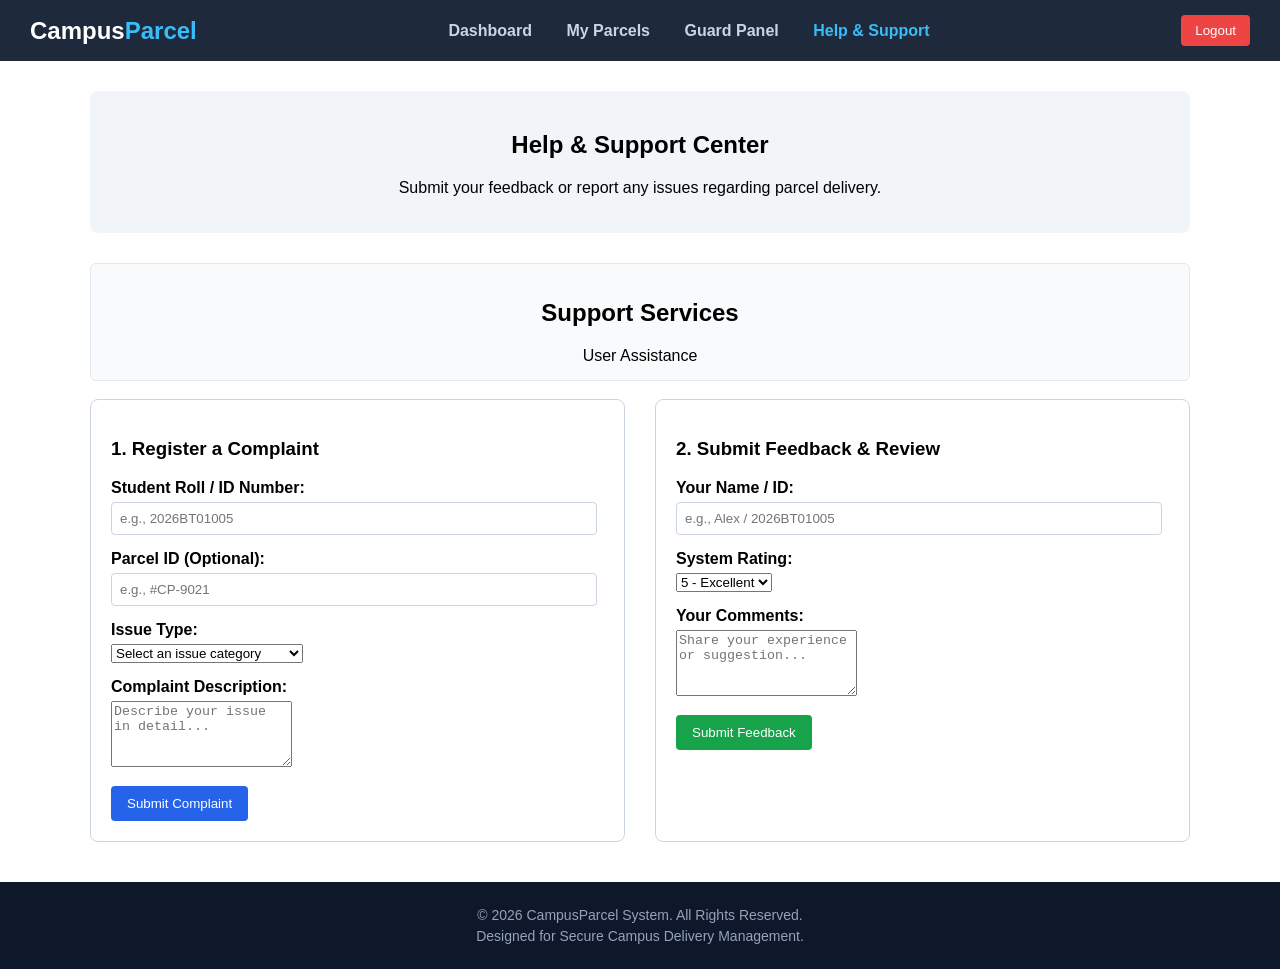
<file: CAMPUS_PARCEL/CampusParcel/CampusParcel-student/support.html>
<!DOCTYPE html>
<html lang="en">
<head>
    <meta charset="UTF-8">
    <meta name="viewport" content="width=device-width, initial-scale=1.0">
    <title>CampusParcel - Help & Support</title>
    
    <!-- Link external CSS files -->
    <link rel="stylesheet" href="../Styles/style.css"> 
    <link rel="stylesheet" href="../Styles/header.css">
    <link rel="stylesheet" href="../Styles/footer.css">
</head>
</head>
<body>

    <!-- Header Section -->
    <header class="navbar">
        <div class="logo-container">
            <h2>Campus<span>Parcel</span></h2>
        </div>
        <nav class="nav-links">
            <a href="index.html">Dashboard</a>
            <a href="my-parcel.html">My Parcels</a>
            <a href="guard-panel.html">Guard Panel</a>
            <a href="support.html" class="active">Help & Support</a>
        </nav>
        <div class="user-profile">
            <button class="btn-logout" onclick="window.location.href='index.html'">
                Logout
            </button>
        </div>
    </header>

    <!-- Main Content Container -->
    <main class="main-container">

        <!-- Welcome Banner -->
        <section class="welcome-banner">
            <h1>Help & Support Center</h1>
            <p>Submit your feedback or report any issues regarding parcel delivery.</p>
        </section>

        <!-- HELP & SUPPORT DASHBOARD SECTION -->
        <section class="dashboard-section" id="support-view">
            <div class="section-header">
                <h2>Support Services</h2>
                <span class="badge badge-warning">User Assistance</span>
            </div>
            <br>

            <div class="guard-grid">
                
                <!-- Action 1: Register a Complaint -->
                <div class="card">
                    <h3>1. Register a Complaint</h3>
                    <form class="parcel-form">
                        <div class="form-group">
                            <label for="complaint-student-id">Student Roll / ID Number:</label>
                            <input type="text" id="complaint-student-id" placeholder="e.g., 2026BT01005" required>
                        </div>

                        <div class="form-group">
                            <label for="parcel-id">Parcel ID (Optional):</label>
                            <input type="text" id="parcel-id" placeholder="e.g., #CP-9021">
                        </div>

                        <div class="form-group">
                            <label for="issue-type">Issue Type:</label>
                            <select id="issue-type" required>
                                <option value="">Select an issue category</option>
                                <option value="missing">Missing / Untraceable Parcel</option>
                                <option value="damaged">Damaged Parcel</option>
                                <option value="otp-error">OTP Verification Problem</option>
                                <option value="other">Other Incident</option>
                            </select>
                        </div>

                        <div class="form-group">
                            <label for="complaint-desc">Complaint Description:</label>
                            <textarea id="complaint-desc" rows="4" placeholder="Describe your issue in detail..." required></textarea>
                        </div>

                        <button type="button" class="btn-primary">Submit Complaint</button>
                    </form>
                </div>

                <!-- Action 2: Submit System Review & Feedback -->
                <div class="card">
                    <h3>2. Submit Feedback & Review</h3>
                    <form class="verify-form">
                        <div class="form-group">
                            <label for="reviewer-name">Your Name / ID:</label>
                            <input type="text" id="reviewer-name" placeholder="e.g., Alex / 2026BT01005" required>
                        </div>

                        <div class="form-group">
                            <label for="user-rating">System Rating:</label>
                            <select id="user-rating" required>
                                <option value="5">5 - Excellent</option>
                                <option value="4">4 - Good</option>
                                <option value="3">3 - Average</option>
                                <option value="2">2 - Poor</option>
                                <option value="1">1 - Very Bad</option>
                            </select>
                        </div>

                        <div class="form-group">
                            <label for="feedback-comments">Your Comments:</label>
                            <textarea id="feedback-comments" rows="4" placeholder="Share your experience or suggestion..." required></textarea>
                        </div>

                        <button type="button" class="btn-success">Submit Feedback</button>
                    </form>
                </div>

            </div>
        </section>

    </main>

    <!-- Footer Section -->

    <footer class="footer">
        <div class="footer-content">
            <p>&copy; 2026 CampusParcel System. All Rights Reserved.</p>
            <p>Designed for Secure Campus Delivery Management.</p>
        </div>
    </footer>

</body>
</html>
</file>
<file: css/style.css>
* {
    box-sizing: border-box;
}

body {
    background-color: #f8fafc;
}

.main-container {
    max-width: 1100px;
    margin: 30px auto;
    padding: 0 20px;
}

/* Banners & section headers */
.welcome-banner {
    background-color: #f1f5f9;
    padding: 20px;
    border-radius: 8px;
    margin-bottom: 30px;
    text-align: center;
}

.hero {
    background: linear-gradient(135deg, #1e293b, #0f172a);
    color: #ffffff;
    padding: 50px 20px;
}

.hero h1 {
    margin-top: 0;
    font-size: 36px;
}

.hero p {
    margin-bottom: 0;
    font-size: 18px;
    color: #e2e8f0;
}

.section-header {
    background: #f8fafc;
    border: 1px solid #e2e8f0;
    padding: 15px;
    border-radius: 6px;
    text-align: center;
    margin-bottom: 25px;
    box-shadow: 0 1px 3px rgba(15, 23, 42, 0.08);
}

.section-header h2 {
    margin: 0 0 8px 0;
}

.badge {
    display: inline-block;
    padding: 4px 10px;
    border-radius: 12px;
    font-size: 13px;
    font-weight: bold;
}

.badge-info {
    background-color: #dbeafe;
    color: #1e40af;
}

.badge-warning {
    background-color: #fef08a;
    color: #854d0e;
}

/* Summary stat & workflow step cards */
.stats-grid {
    display: flex;
    gap: 20px;
    margin-bottom: 25px;
}

.stat-card {
    flex: 1;
    background: #f8fafc;
    border: 1px solid #e2e8f0;
    padding: 15px;
    border-radius: 6px;
    text-align: center;
    box-shadow: 0 1px 3px rgba(15, 23, 42, 0.08);
}

.stat-card h3 {
    margin: 0 0 8px 0;
}

.stat-card p {
    margin: 0;
    font-size: 14px;
    color: #475569;
}

.stat-number {
    font-size: 24px !important;
    font-weight: bold;
    color: #2563eb !important;
    margin: 5px 0 0 0;
}

a.step-card {
    text-decoration: none;
    color: inherit;
    transition: transform 0.15s, box-shadow 0.15s;
}

a.step-card:hover {
    border-color: #38bdf8;
    background: #f0f9ff;
    transform: translateY(-3px);
    box-shadow: 0 6px 14px rgba(15, 23, 42, 0.12);
}

/* Overview & campus gallery */
.know-how {
    text-align: center;
    margin-bottom: 10px;
}

.about-text {
    background-color: #ffffff;
    border: 1px solid #e2e8f0;
    border-radius: 8px;
    padding: 5px 25px 10px 25px;
}

.about-text p {
    line-height: 1.6;
    font-size: 16px;
}

.gallery {
    display: flex;
    gap: 20px;
    margin-top: 15px;
}

.gallery figure {
    flex: 1;
    margin: 0;
}

.gallery img {
    width: 100%;
    height: auto;
    display: block;
    border-radius: 8px;
    border: 1px solid #cbd5e1;
    box-shadow: 0 2px 8px rgba(15, 23, 42, 0.15);
}

.gallery figcaption {
    text-align: center;
    font-size: 14px;
    color: #475569;
    margin-top: 6px;
}

/* Data tables & status pills */
.table-container {
    overflow-x: auto;
}

.table-container table {
    width: 100%;
    border-collapse: collapse;
    margin-top: 10px;
}

.table-container th,
.table-container td {
    border: 1px solid #cbd5e1;
    padding: 12px;
    text-align: left;
}

.table-container th {
    background-color: #1e293b;
    color: #ffffff;
}

.table-container tbody tr:nth-child(even) {
    background-color: #f8fafc;
}

.table-container tbody tr:hover {
    background-color: #e0f2fe;
}

.table-container td small {
    color: #64748b;
}

.status-pending {
    background-color: #fef08a;
    color: #854d0e;
    padding: 4px 8px;
    border-radius: 4px;
}

.status-success {
    background-color: #bbf7d0;
    color: #166534;
    padding: 4px 8px;
    border-radius: 4px;
}

.otp-code {
    font-family: "Courier New", monospace;
    font-weight: bold;
    font-size: 16px;
    background-color: #fef9c3;
    padding: 3px 8px;
    border-radius: 4px;
}

/* Two-column form layout & inputs */
.guard-grid {
    display: flex;
    gap: 30px;
}

.card {
    flex: 1;
    border: 1px solid #cbd5e1;
    padding: 25px;
    border-radius: 8px;
    background-color: #ffffff;
    box-shadow: 0 1px 3px rgba(15, 23, 42, 0.08);
}

.pin-card {
    max-width: 400px;
    margin: 40px auto;
}

.form-group {
    margin-bottom: 15px;
}

.form-group label {
    display: block;
    margin-bottom: 5px;
    font-weight: bold;
}

.form-group input,
.form-group select,
.form-group textarea {
    width: 100%;
    padding: 8px;
    border: 1px solid #cbd5e1;
    border-radius: 4px;
    font-family: inherit;
    font-size: 14px;
}

.form-group input:focus,
.form-group select:focus,
.form-group textarea:focus {
    outline: none;
    border-color: #2563eb;
    box-shadow: 0 0 0 3px rgba(37, 99, 235, 0.2);
}

.otp-row {
    display: flex;
    gap: 8px;
}

.hint {
    font-size: 12px;
    color: #64748b;
    margin: 5px 0 0 0;
}

/* Buttons */
button {
    transition: background-color 0.15s;
}

.btn-primary,
.btn-success,
.btn-secondary {
    color: white;
    border: none;
    padding: 10px 16px;
    border-radius: 4px;
    cursor: pointer;
    font-size: 14px;
}

.btn-primary {
    background-color: #2563eb;
}

.btn-primary:hover {
    background-color: #1d4ed8;
}

.btn-success {
    background-color: #16a34a;
}

.btn-success:hover {
    background-color: #15803d;
}

.btn-secondary {
    background-color: #64748b;
}

.btn-secondary:hover {
    background-color: #475569;
}

button:disabled {
    opacity: 0.6;
    cursor: not-allowed;
}

/* Form submission alert banners */
.message {
    display: none;
    margin-top: 15px;
    padding: 12px;
    border-radius: 6px;
    font-size: 14px;
    line-height: 1.5;
}

.message.success {
    background-color: #bbf7d0;
    color: #166534;
}

.message.warning {
    background-color: #fef08a;
    color: #854d0e;
}

.message.error {
    background-color: #fecaca;
    color: #991b1b;
}

.dashboard-section + .dashboard-section {
    margin-top: 30px;
}

.guard-link {
    color: #64748b;
    font-size: 13px;
}

.guard-link:hover {
    color: #38bdf8;
}

/* Responsive stacking below 800px */
@media (max-width: 800px) {
    .guard-grid,
    .stats-grid,
    .gallery {
        flex-direction: column;
    }

    .navbar {
        flex-direction: column;
        text-align: center;
    }

    .nav-links a {
        display: inline-block;
        margin: 5px 8px;
    }
}
</file>
<file: css/header.css>
body {
    margin: 0;
    font-family: Arial, sans-serif;
    color: #1e293b;
}

/* Full-width university banner above the sticky navbar */
.sau-strip {
    display: block;
    width: 100%;
    height: auto;
    background-color: #ffffff;
}

.navbar {
    display: flex;
    justify-content: space-between;
    align-items: center;
    flex-wrap: wrap;
    gap: 10px;
    background-color: #1e293b;
    color: white;
    padding: 15px 30px;
    position: sticky;
    top: 0;
    z-index: 10;
    box-shadow: 0 2px 6px rgba(15, 23, 42, 0.25);
}

.logo-container h2 {
    margin: 0;
}

.logo-container span {
    color: #38bdf8;
}

.nav-links a {
    color: #cbd5e1;
    text-decoration: none;
    margin: 0 12px;
    font-weight: bold;
    padding-bottom: 4px;
    border-bottom: 2px solid transparent;
}

.nav-links a.active,
.nav-links a:hover {
    color: #38bdf8;
}

.nav-links a.active {
    border-bottom-color: #38bdf8;
}

.user-profile {
    display: flex;
    align-items: center;
    gap: 15px;
}

.user-role {
    color: #cbd5e1;
    font-size: 14px;
}

.btn-logout {
    background-color: #ef4444;
    color: white;
    border: none;
    padding: 8px 14px;
    border-radius: 4px;
    cursor: pointer;
}

.btn-logout:hover {
    background-color: #dc2626;
}

/* Highlight Guard Login button differently from standard nav links */
.nav-links a.guard-nav {
    border: 1px solid #f59e0b;
    color: #f59e0b;
    border-radius: 4px;
    padding: 4px 10px;
}

.nav-links a.guard-nav:hover {
    background-color: #f59e0b;
    color: #1e293b;
}
</file>
<file: css/footer.css>
.footer {
    background-color: #0f172a;
    color: #94a3b8;
    text-align: center;
    padding: 20px 0;
    margin-top: 40px;
}

.footer-content p {
    margin: 5px 0;
    font-size: 14px;
}
</file>
<file: CAMPUS_PARCEL/CampusParcel/Styles/style.css>
.main-container {
    max-width: 1100px;
    margin: 30px auto;
    padding: 0 20px;
}

.welcome-banner {
    background-color: #f1f5f9;
    padding: 20px;
    border-radius: 8px;
    margin-bottom: 30px;
    align-items: center;
    text-align: center;
}

.stats-grid {
    display: flex;
    gap: 20px;
    margin-bottom: 25px;
}

.stat-card {
    flex: 1;
    background: #f8fafc;
    border: 1px solid #e2e8f0;
    padding: 15px;
    border-radius: 6px;
    text-align: center;
}

.stat-number {
    font-size: 24px;
    font-weight: bold;
    color: #2563eb;
    margin: 5px 0 0 0;
}

.table-container table {
    width: 100%;
    border-collapse: collapse;
    margin-top: 10px;
}

.table-container th, .table-container td {
    border: 1px solid #cbd5e1;
    padding: 12px;
    text-align: left;
}

.table-container th {
    background-color: #f1f5f9;
}

.status-pending {
    background-color: #fef08a;
    color: #854d0e;
    padding: 4px 8px;
    border-radius: 4px;
}

.status-success {
    background-color: #bbf7d0;
    color: #166534;
    padding: 4px 8px;
    border-radius: 4px;
}

.section-divider {
    margin: 40px 0;
    border: none;
    border-top: 2px dashed #cbd5e1;
}

.guard-grid {
    display: flex;
    gap: 30px;
}

.card {
    flex: 1;
    border: 1px solid #cbd5e1;
    padding: 20px;
    border-radius: 8px;
    background-color: #ffffff;
}

.form-group {
    margin-bottom: 15px;
}

.form-group label {
    display: block;
    margin-bottom: 5px;
    font-weight: bold;
}

.form-group input {
    width: 95%;
    padding: 8px;
    border: 1px solid #cbd5e1;
    border-radius: 4px;
}

.btn-primary {
    background-color: #2563eb;
    color: white;
    border: none;
    padding: 10px 16px;
    border-radius: 4px;
    cursor: pointer;
}

.btn-success {
    background-color: #16a34a;
    color: white;
    border: none;
    padding: 10px 16px;
    border-radius: 4px;
    cursor: pointer;
}


.user-profile {
    display: flex;
    align-items: center;
    gap: 15px;
}

.btn-logout {
    background-color: #ef4444;
    color: white;
    border: none;
    padding: 8px 14px;
    border-radius: 4px;
    cursor: pointer;
}


.section-header {
    flex: 1;
    background: #f8fafc;
    border: 1px solid #e2e8f0;
    padding: 15px;
    border-radius: 6px;
    text-align: center;
}

.Know-how-to {
    flex: 1;
    padding: 15px;
    border-radius: 6px;
    text-align: center;
}
</file>
<file: CAMPUS_PARCEL/CampusParcel/Styles/header.css>
body {
    margin: 0;
    font-family: Arial, sans-serif;
}

.navbar {
    display: flex;
    justify-content: space-between;
    align-items: center;
    background-color: #1e293b;
    color: white;
    padding: 15px 30px;
}

.logo-container h2 {
    margin: 0;
}

.logo-container span {
    color: #38bdf8;
}

.nav-links a {
    color: #cbd5e1;
    text-decoration: none;
    margin: 0 15px;
    font-weight: bold;
}

.nav-links a.active, .nav-links a:hover {
    color: #38bdf8;
}

.user-profile {
    display: flex;
    align-items: center;
    gap: 15px;
}

.btn-logout {
    background-color: #ef4444;
    color: white;
    border: none;
    padding: 8px 14px;
    border-radius: 4px;
    cursor: pointer;
}
</file>
<file: CAMPUS_PARCEL/CampusParcel/Styles/footer.css>
.footer {
    background-color: #0f172a;
    color: #94a3b8;
    text-align: center;
    padding: 20px 0;
    margin-top: 40px;
}

.footer-content p {
    margin: 5px 0;
    font-size: 14px;
}
</file>
